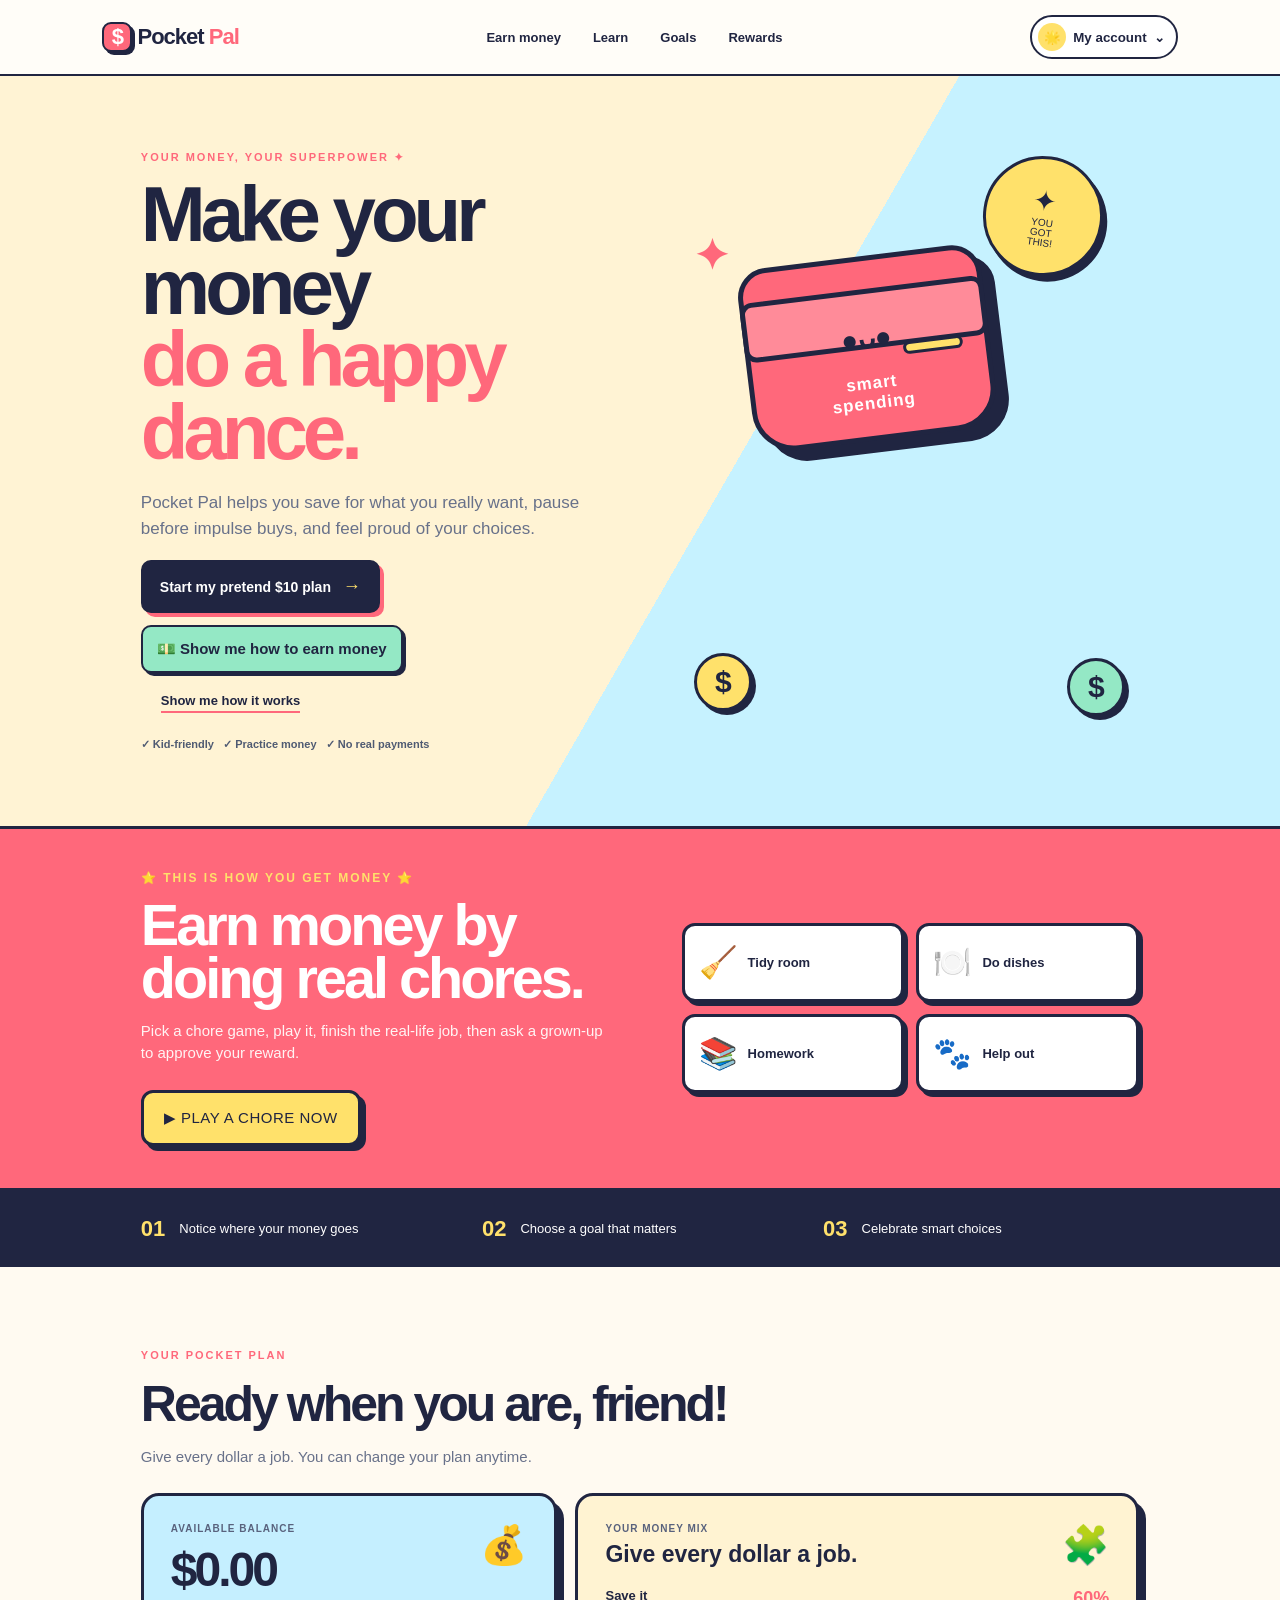
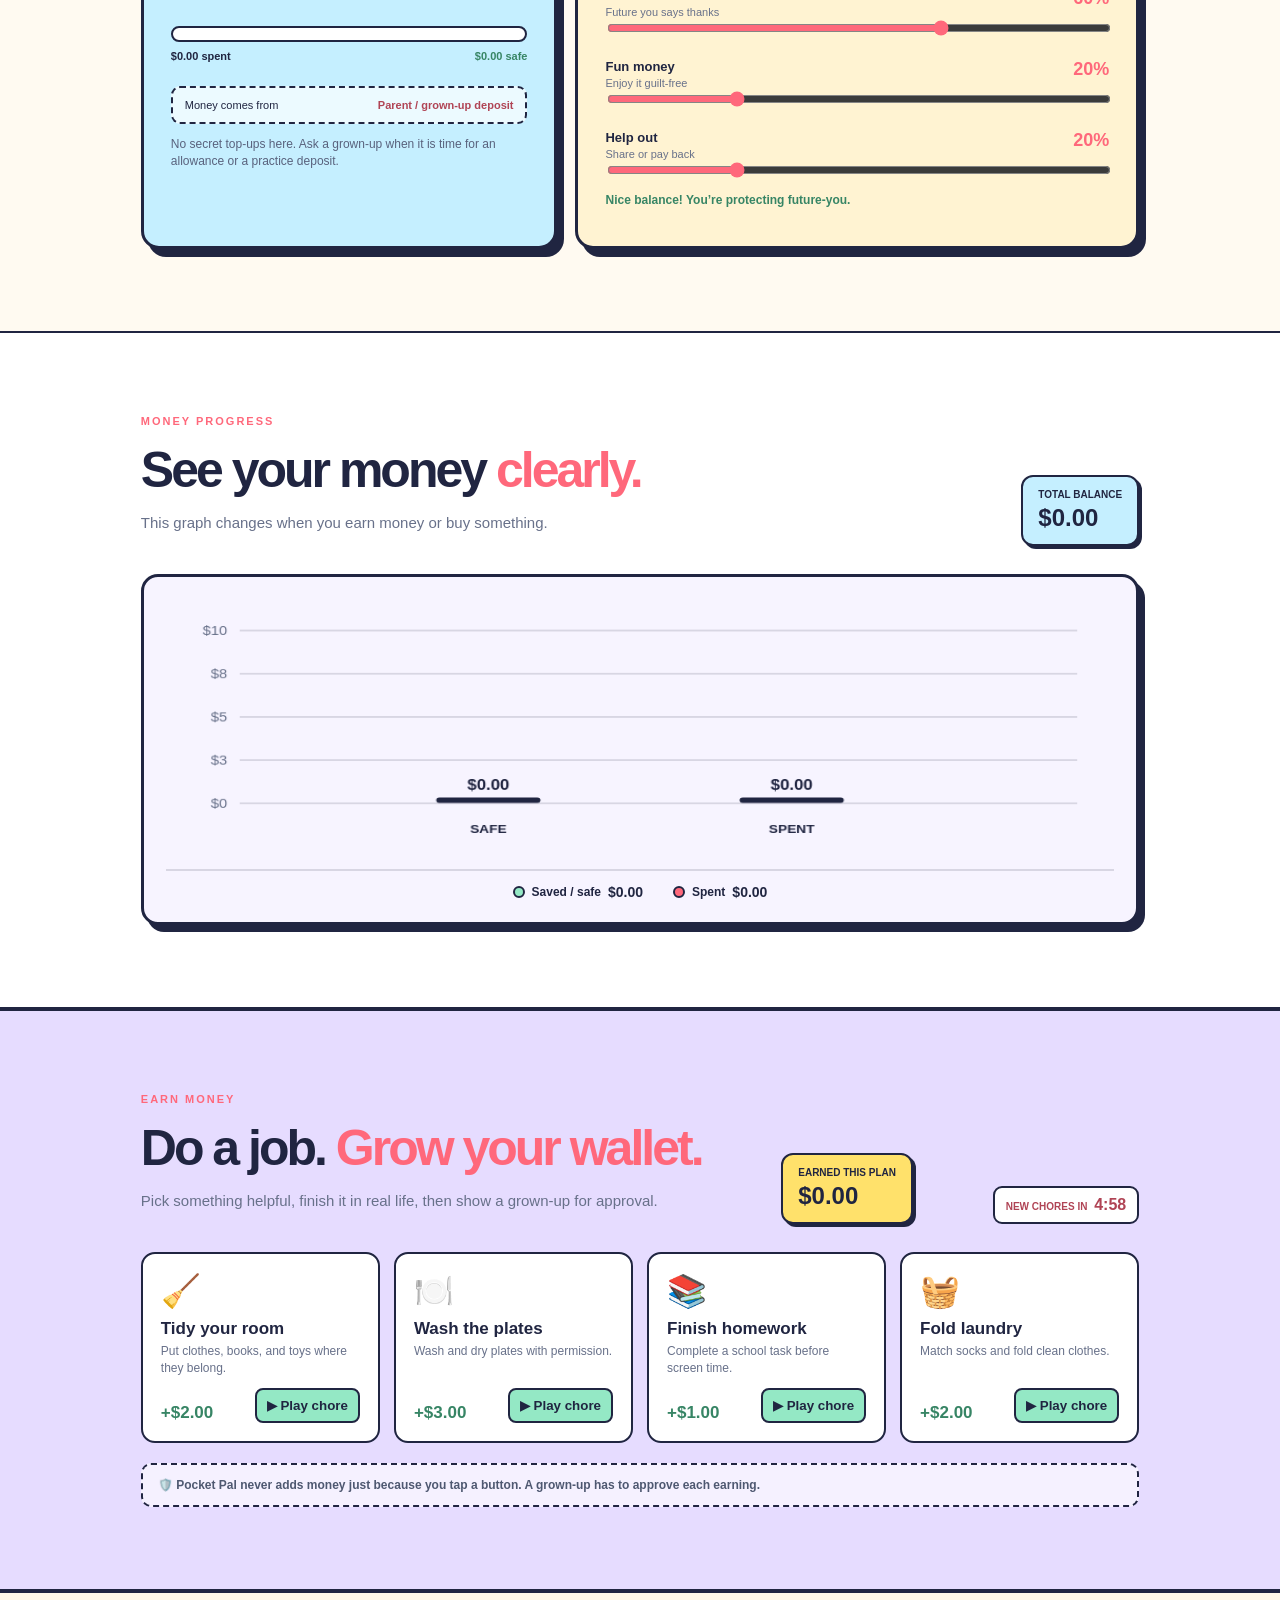
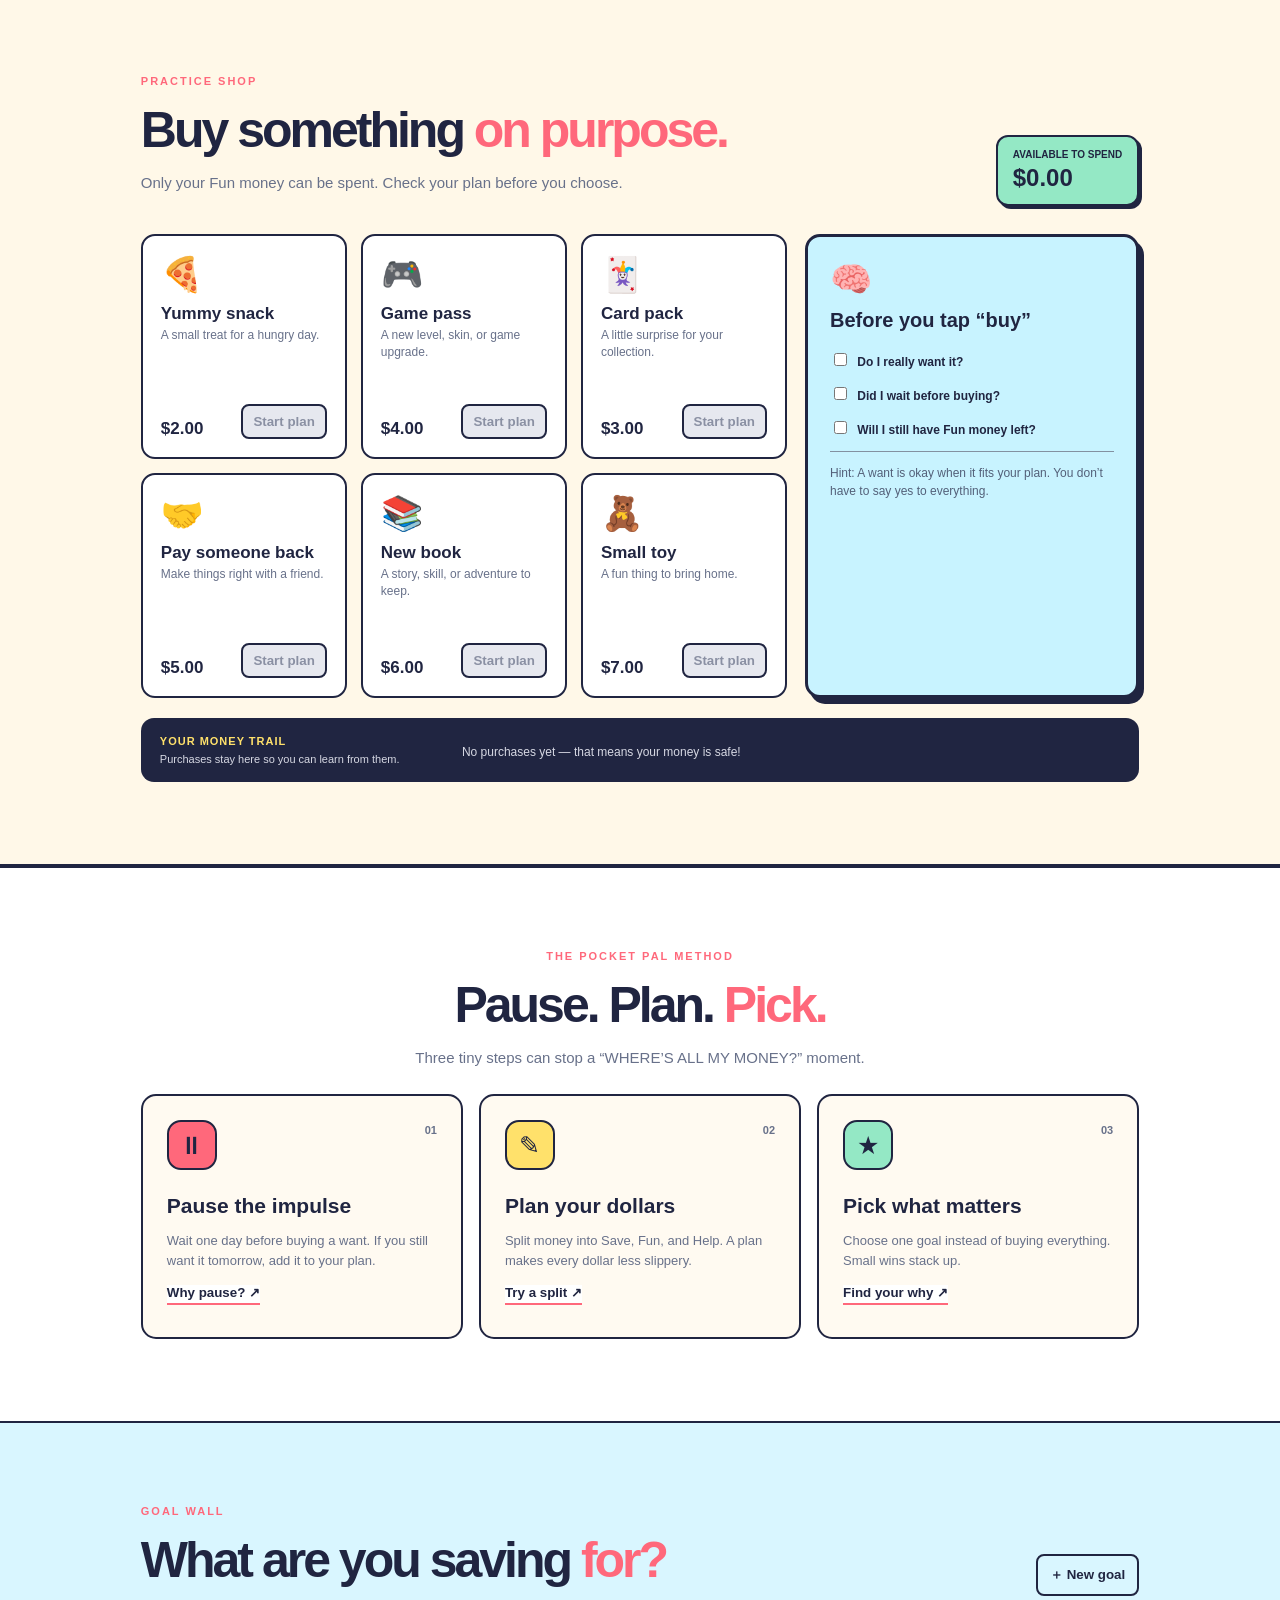
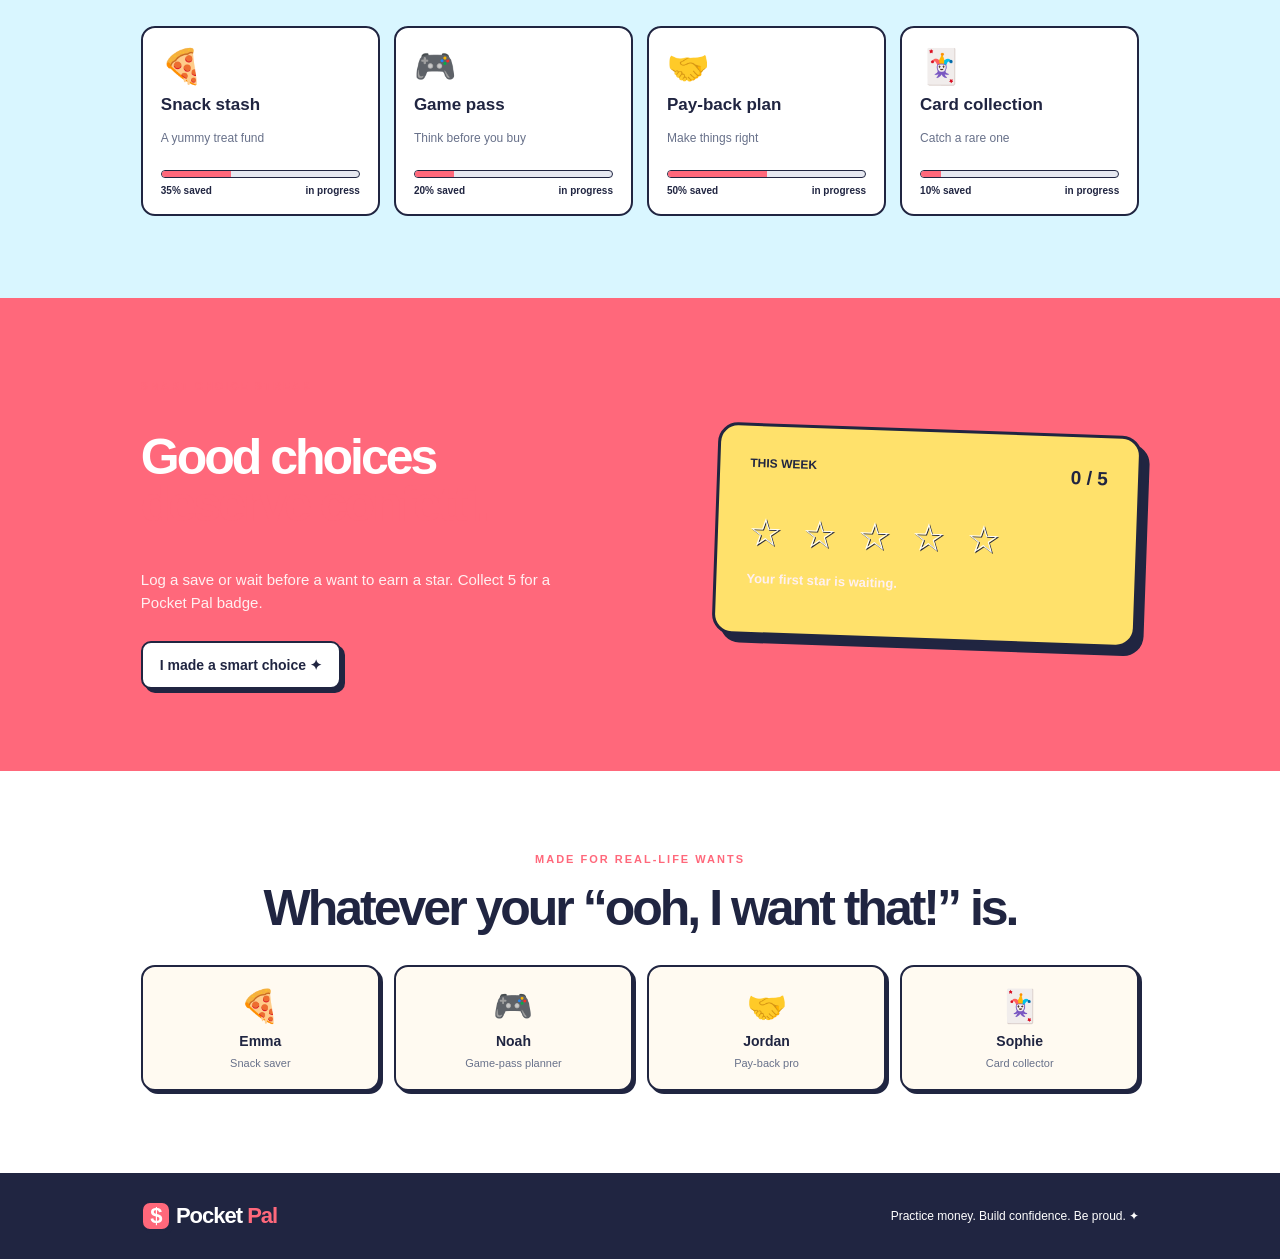
<file: index.html>
<!doctype html><html lang="en"><head><meta charset="UTF-8"><meta name="viewport" content="width=device-width,initial-scale=1"><title>Pocket Pal · Smart money for kids</title><link rel="stylesheet" href="stylesheet.css"></head><body>
<header><a class="brand" href="#home"><b>$</b> Pocket <i>Pal</i></a><nav><a href="#earn">Earn money</a><a href="#learn">Learn</a><a href="#goals">Goals</a><a href="#rewards">Rewards</a></nav><button class="account" id="accountBtn"><span id="avatar">🌟</span><span id="accountName">My account</span>⌄</button></header>
<main>
<section class="hero" id="home"><div><p class="label">YOUR MONEY, YOUR SUPERPOWER ✦</p><h1>Make your money<br><em>do a happy dance.</em></h1><p class="intro">Pocket Pal helps you save for what you really want, pause before impulse buys, and feel proud of your choices.</p><div class="hero-buttons"><button class="primary" id="startBtn">Start my pretend $10 plan <b>→</b></button><a class="earn-hero" href="#earn">💵 Show me how to earn money</a></div><a class="learn-link" href="#learn">Show me how it works</a><div class="trust">✓ Kid-friendly &nbsp; ✓ Practice money &nbsp; ✓ No real payments</div></div><div class="hero-art"><div class="burst">✦<small>YOU<br>GOT<br>THIS!</small></div><div class="wallet"><strong>●ᴗ●</strong><span>smart<br>spending</span><i></i></div><div class="coin coin1">$</div><div class="coin coin2">$</div><b class="spark">✦</b></div></section>
<section class="earn-now"><div class="earn-now-copy"><p class="label">⭐ THIS IS HOW YOU GET MONEY ⭐</p><h2>Earn money by<br><em>doing real chores.</em></h2><p>Pick a chore game, play it, finish the real-life job, then ask a grown-up to approve your reward.</p><button class="mega-button" id="playNow" onclick="playChore('room')">▶ PLAY A CHORE NOW</button></div><div class="chore-preview"><div><span>🧹</span><b>Tidy room</b></div><div><span>🍽️</span><b>Do dishes</b></div><div><span>📚</span><b>Homework</b></div><div><span>🐾</span><b>Help out</b></div></div></section>
<section class="steps"><div><b>01</b> Notice where your money goes</div><div><b>02</b> Choose a goal that matters</div><div><b>03</b> Celebrate smart choices</div></section>
<section class="section" id="plan"><div class="heading"><p class="label">YOUR POCKET PLAN</p><h2>Ready when you are, <span id="hello">friend</span>!</h2><p>Give every dollar a job. You can change your plan anytime.</p></div><div class="plan"><article class="card balance"><div class="cardhead"><div><small>AVAILABLE BALANCE</small><strong id="balance">$0.00</strong></div><span>💰</span></div><div class="bar"><i id="bar"></i></div><div class="meta"><span id="spent">$0.00 spent</span><b id="safe">$0.00 safe</b></div><div class="money-rule"><span>Money comes from</span><b>Parent / grown-up deposit</b></div><p class="card-tip">No secret top-ups here. Ask a grown-up when it is time for an allowance or a practice deposit.</p></article><article class="card mix"><div class="cardhead"><div><small>YOUR MONEY MIX</small><h3>Give every dollar a job.</h3></div><span>🧩</span></div><label><span><b>Save it</b><small>Future you says thanks</small></span><b id="savePct">60%</b></label><input id="saveRange" type="range" min="20" max="80" value="60"><label><span><b>Fun money</b><small>Enjoy it guilt-free</small></span><b id="funPct">20%</b></label><input id="funRange" type="range" min="10" max="50" value="20"><label><span><b>Help out</b><small>Share or pay back</small></span><b id="helpPct">20%</b></label><input id="helpRange" type="range" min="10" max="50" value="20"><p class="good" id="mixMessage">Nice balance! You’re protecting future-you.</p></article></div></section>
<section class="section insights" id="progress"><div class="heading row"><div><p class="label">MONEY PROGRESS</p><h2>See your money <em>clearly.</em></h2><p>This graph changes when you earn money or buy something.</p></div><div class="chart-total">TOTAL BALANCE<strong id="chartTotal">$0.00</strong></div></div><div class="chart-card"><canvas id="moneyChart" width="900" height="300" role="img" aria-label="Graph comparing saved money and spent money"></canvas><div class="chart-legend"><span><i class="saved-dot"></i> Saved / safe <b id="chartSaved">$0.00</b></span><span><i class="spent-dot"></i> Spent <b id="chartSpent">$0.00</b></span></div></div></section>
<section class="section earn" id="earn"><div class="heading row"><div><p class="label">EARN MONEY</p><h2>Do a job. <em>Grow your wallet.</em></h2><p>Pick something helpful, finish it in real life, then show a grown-up for approval.</p></div><div class="earned-badge">EARNED THIS PLAN <strong id="earnedTotal">$0.00</strong></div></div><div class="earn-grid" id="earnGrid"><article class="earn-card"><span class="earn-emoji">🧹</span><h3>Tidy your room</h3><p>Put clothes, books, and toys where they belong.</p><div class="earn-bottom"><span class="price">+$2.00</span><button data-play="room" onclick="playChore('room')">▶ Play chore</button></div></article><article class="earn-card"><span class="earn-emoji">🍽️</span><h3>Wash the plates</h3><p>Wash and dry plates with permission.</p><div class="earn-bottom"><span class="price">+$3.00</span><button data-play="dishes" onclick="playChore('dishes')">▶ Play chore</button></div></article><article class="earn-card"><span class="earn-emoji">📚</span><h3>Finish homework</h3><p>Complete a school task before screen time.</p><div class="earn-bottom"><span class="price">+$1.00</span><button data-play="homework" onclick="playChore('homework')">▶ Play chore</button></div></article><article class="earn-card"><span class="earn-emoji">🧺</span><h3>Fold laundry</h3><p>Match socks and fold clean clothes.</p><div class="earn-bottom"><span class="price">+$2.00</span><button data-play="laundry" onclick="playChore('laundry')">▶ Play chore</button></div></article></div><div class="earn-note">🛡️ Pocket Pal never adds money just because you tap a button. A grown-up has to approve each earning.</div></section>
<section class="section shop" id="shop"><div class="heading row"><div><p class="label">PRACTICE SHOP</p><h2>Buy something <em>on purpose.</em></h2><p>Only your Fun money can be spent. Check your plan before you choose.</p></div><div class="fun-badge">FUN MONEY LEFT <strong id="funLeft">$0.00</strong></div></div><div class="buy-layout"><div class="buy-grid" id="buyGrid"></div><aside class="pause-card"><span class="pause-icon">🧠</span><h3>Before you tap “buy”</h3><label><input type="checkbox"> Do I really want it?</label><label><input type="checkbox"> Did I wait before buying?</label><label><input type="checkbox"> Will I still have Fun money left?</label><p id="hint">Hint: A want is okay when it fits your plan. You don’t have to say yes to everything.</p></aside></div><div class="history"><div><b>YOUR MONEY TRAIL</b><small>Purchases stay here so you can learn from them.</small></div><div id="historyList"><span class="empty">No purchases yet — that means your money is safe!</span></div></div></section>
<section class="section guide" id="learn"><div class="heading center"><p class="label">THE POCKET PAL METHOD</p><h2>Pause. Plan. <em>Pick.</em></h2><p>Three tiny steps can stop a “WHERE’S ALL MY MONEY?” moment.</p></div><div class="guidegrid"><article><span class="icon coral">⏸</span><b class="num">01</b><h3>Pause the impulse</h3><p>Wait one day before buying a want. If you still want it tomorrow, add it to your plan.</p><button class="tip" data-tip="A pause lets your brain decide instead of a flashy game pass deciding for you.">Why pause? ↗</button></article><article><span class="icon yellow">✎</span><b class="num">02</b><h3>Plan your dollars</h3><p>Split money into Save, Fun, and Help. A plan makes every dollar less slippery.</p><button class="tip" data-tip="Try 60% Save, 20% Fun, and 20% Help to start.">Try a split ↗</button></article><article><span class="icon mint">★</span><b class="num">03</b><h3>Pick what matters</h3><p>Choose one goal instead of buying everything. Small wins stack up.</p><button class="tip" data-tip="Your goal could be snacks, a game pass, paying someone back, or Pokémon cards.">Find your why ↗</button></article></div></section>
<section class="section goals" id="goals"><div class="heading row"><div><p class="label">GOAL WALL</p><h2>What are you saving <em>for?</em></h2></div><button class="outline" id="newGoal">＋ New goal</button></div><div class="goalgrid" id="goalGrid"></div></section>
<section class="section rewards" id="rewards"><div><p class="label">SMART CHOICE STREAK</p><h2>Good choices<br><em>deserve confetti.</em></h2><p>Log a save or wait before a want to earn a star. Collect 5 for a Pocket Pal badge.</p><button class="primary light" id="smart">I made a smart choice ✦</button></div><div class="streak"><b>THIS WEEK <strong id="starCount">0 / 5</strong></b><div id="stars">☆ ☆ ☆ ☆ ☆</div><p id="streakMsg">Your first star is waiting.</p></div></section>
<section class="section voices"><div class="heading center"><p class="label">MADE FOR REAL-LIFE WANTS</p><h2>Whatever your “ooh, I want that!” is.</h2></div><div class="voicesgrid"><button data-name="Emma" data-avatar="🍕">🍕<b>Emma</b><small>Snack saver</small></button><button data-name="Noah" data-avatar="🎮">🎮<b>Noah</b><small>Game-pass planner</small></button><button data-name="Jordan" data-avatar="🤝">🤝<b>Jordan</b><small>Pay-back pro</small></button><button data-name="Sophie" data-avatar="🃏">🃏<b>Sophie</b><small>Card collector</small></button></div></section></main><footer><span class="brand"><b>$</b> Pocket <i>Pal</i></span><span>Practice money. Build confidence. Be proud. ✦</span></footer>
<div class="modal" id="accountModal"><div class="modalcard"><button class="close" data-close="accountModal">×</button><div class="modalemoji">👋</div><p class="label">LET’S MAKE IT YOURS</p><h2>What should we call you?</h2><p>Just a pretend account for your practice plan.</p><label class="field">Your name<input id="nameInput" maxlength="18" placeholder="e.g. Alex"></label><div class="pick"><span>Pick your pal</span><button data-avatar="🌟">🌟</button><button data-avatar="🦊">🦊</button><button data-avatar="🐸">🐸</button><button data-avatar="🐼">🐼</button></div><button class="primary full" id="saveAccount">Save my account →</button></div></div>
<div class="modal" id="payModal"><div class="modalcard"><button class="close" data-close="payModal">×</button><div class="modalemoji">🪙</div><p class="label">PRACTICE PAYMENT</p><h2>Put $10 in your pocket.</h2><p>This is pretend money — no card, no bank, no worries. In real life, a grown-up would approve this allowance.</p><div class="fake"><span>POCKET PAL · GROWN-UP APPROVED STARTER CREDIT</span><b>$10.00</b></div><button class="primary full" id="confirmPay">Start with my approved $10 ✦</button></div></div>
<div class="modal" id="buyModal"><div class="modalcard buy-modal"><button class="close" data-close="buyModal">×</button><div class="modalemoji" id="buyEmoji">🛍️</div><p class="label">PURCHASE CHECK</p><h2 id="buyTitle">A new thing</h2><div class="price-line"><span>Price</span><b id="buyPrice">$0.00</b></div><div class="tip-box"><b id="buyTipTitle">Tiny pause</b><p id="buyTip">Check that this comes from Fun money and not your savings.</p></div><div class="buy-actions"><button class="outline" id="waitBuy">Wait on it</button><button class="primary" id="confirmBuy">Buy on purpose</button></div></div></div><div class="toast" id="toast"></div><script src="script.js"></script></body></html>
<div class="modal" id="choreModal"><div class="modalcard chore-modal"><button class="close" data-close="choreModal">×</button><div class="modalemoji" id="choreEmoji">🧹</div><p class="label">CHORE CHALLENGE</p><h2 id="choreTitle">Tidy your room</h2><p id="choreInstructions">Complete the mini-game to finish the chore.</p><div id="choreGame" class="chore-game"></div><p class="game-status" id="choreStatus">Ready? Let’s do this!</p></div></div>
<div class="modal" id="earnModal"><div class="modalcard"><button class="close" data-close="earnModal" onclick="document.getElementById('earnModal').classList.remove('open')">×</button><div class="modalemoji" id="earnEmoji">🧹</div><p class="label">EARN WITH A GROWN-UP</p><h2 id="earnTitle">Helpful job</h2><p id="earnDescription">Finish the job, then hand this screen to a grown-up. They decide whether it is complete.</p><div class="fake earn-receipt"><span>APPROVAL REQUEST</span><b id="earnPrice">+$0.00</b><small>Ask a grown-up to check your work.</small></div><label class="adult-check"><input type="checkbox" id="adultConfirm" onchange="document.getElementById('approveEarn').classList.toggle('ready', this.checked)"> A grown-up checked this job and says it is complete.</label><div class="buy-actions"><button class="outline" data-close="earnModal">Not yet</button><button class="primary ready" id="approveEarn" onclick="approveEarnNow()">Grown-up approved</button></div></div></div><div class="toast" id="toast"></div><script src="script.js?v=5"></script></body></html>
</file>
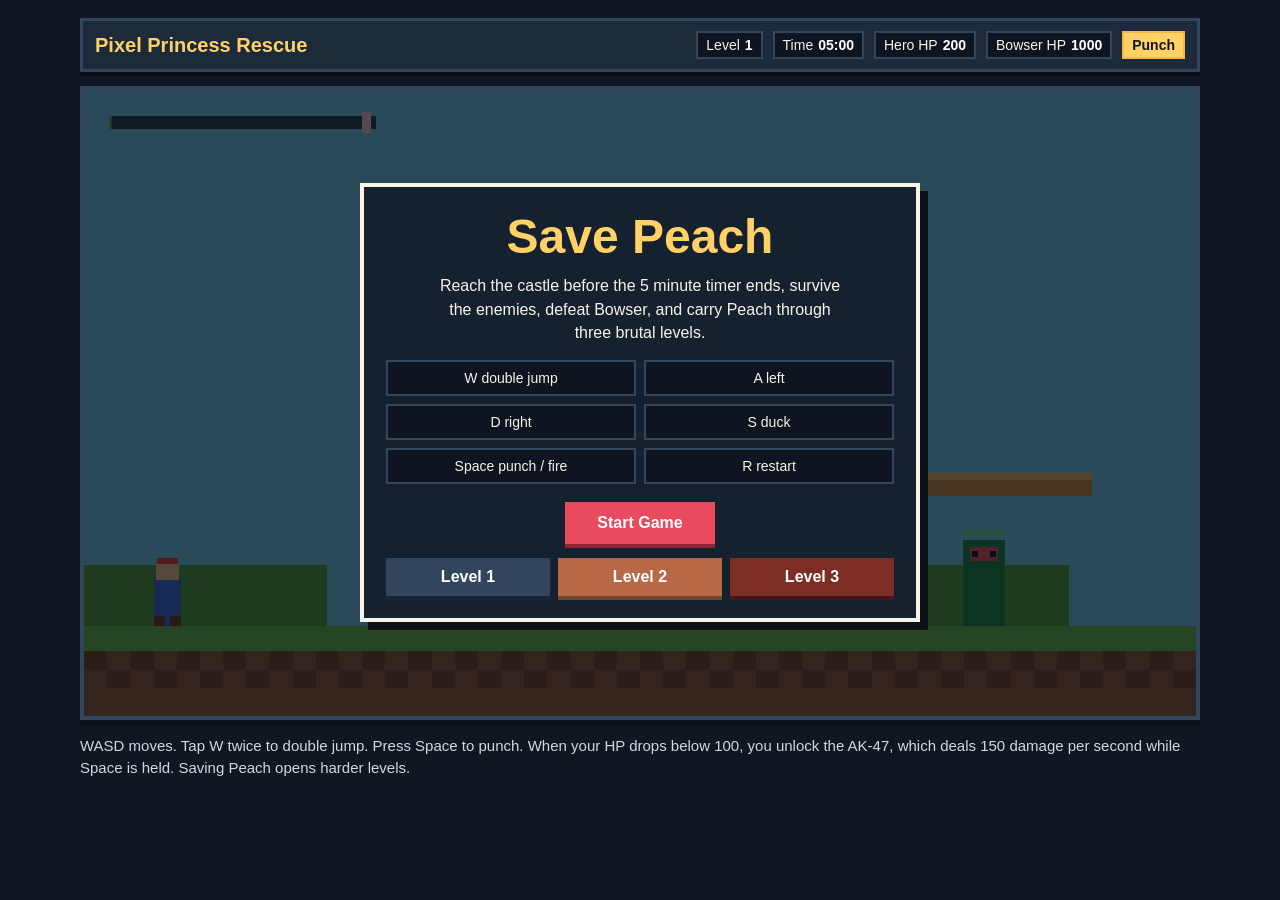
<file: bowser-game/index.html>
<!doctype html>
<html lang="en">
  <head>
    <meta charset="utf-8" />
    <meta name="viewport" content="width=device-width, initial-scale=1" />
    <title>Pixel Princess Rescue</title>
    <link rel="stylesheet" href="styles.css" />
  </head>
  <body>
    <main class="shell">
      <section class="topbar" aria-label="Game status">
        <div class="brand">Pixel Princess Rescue</div>
        <div class="hud">
          <span>Level <strong id="level">1</strong></span>
          <span>Time <strong id="time">05:00</strong></span>
          <span>Hero HP <strong id="playerHp">200</strong></span>
          <span>Bowser HP <strong id="bossHp">1000</strong></span>
          <span id="weaponBadge" class="badge">Punch</span>
        </div>
      </section>

      <section class="stage-wrap">
        <canvas id="game" width="960" height="540" aria-label="2D pixel platform game"></canvas>
        <div id="overlay" class="overlay">
          <div class="panel">
            <h1>Save Peach</h1>
            <p>
              Reach the castle before the 5 minute timer ends, survive the enemies,
              defeat Bowser, and carry Peach through three brutal levels.
            </p>
            <div class="keys">
              <span>W double jump</span>
              <span>A left</span>
              <span>D right</span>
              <span>S duck</span>
              <span>Space punch / fire</span>
              <span>R restart</span>
            </div>
            <button id="startBtn" type="button">Start Game</button>
            <div class="level-select" aria-label="Choose level">
              <button type="button" data-level="1">Level 1</button>
              <button type="button" data-level="2">Level 2</button>
              <button type="button" data-level="3">Level 3</button>
            </div>
          </div>
        </div>
      </section>

      <section class="instructions">
        <p>
          WASD moves. Tap W twice to double jump. Press Space to punch. When your HP drops below 100, you unlock
          the AK-47, which deals 150 damage per second while Space is held. Saving Peach opens harder levels.
        </p>
      </section>
    </main>

    <script src="game.js"></script>
  </body>
</html>
</file>
<file: stylesheet.css>
:root{--ink:#202541;--muted:#68718a;--cream:#fffaf1;--white:#fff;--coral:#ff687b;--yellow:#ffe16b;--mint:#94e8c5;--sky:#c5efff}*{box-sizing:border-box}html{scroll-behavior:smooth}body{margin:0;background:var(--cream);color:var(--ink);font:15px Arial,sans-serif}header{height:76px;padding:0 8%;display:flex;align-items:center;justify-content:space-between;background:#fffdf8;border-bottom:2px solid var(--ink);position:sticky;top:0;z-index:4}.brand{font-size:22px;font-weight:bold;color:var(--ink);text-decoration:none;letter-spacing:-1px}.brand b{display:inline-grid;place-items:center;width:30px;height:30px;background:var(--coral);color:#fff;border:2px solid var(--ink);border-radius:9px;box-shadow:3px 3px var(--ink)}.brand i{color:var(--coral);font-style:normal}nav{display:flex;gap:32px}nav a,.learn-link{font-size:13px;font-weight:bold;color:var(--ink);text-decoration:none}.account{display:flex;align-items:center;gap:7px;padding:6px 11px 6px 6px;background:#fff;border:2px solid var(--ink);border-radius:99px;font-weight:bold;color:var(--ink);cursor:pointer}.account span:first-child{display:grid;place-items:center;width:28px;height:28px;background:var(--yellow);border-radius:50%}.hero{min-height:570px;padding:75px 11%;display:grid;grid-template-columns:1fr .9fr;gap:30px;background:linear-gradient(120deg,#fff3d4 0 56%,#c6f2ff 56%)}.label{font-size:11px;letter-spacing:2px;font-weight:900;color:var(--coral);margin:0 0 14px}.hero h1{font-size:clamp(48px,6.4vw,78px);line-height:.93;letter-spacing:-5px;margin:0 0 22px}.hero em,h2 em{font-style:normal;color:var(--coral)}.intro{max-width:470px;color:var(--muted);font-size:17px;line-height:1.55}.primary{padding:14px 17px;background:var(--ink);color:#fff;border:2px solid var(--ink);border-radius:10px;font-weight:bold;cursor:pointer;box-shadow:4px 4px var(--coral);font-size:14px}.primary b{color:var(--yellow);font-size:18px;margin-left:8px}.learn-link{display:inline-block;margin:20px 0 0 20px;border-bottom:2px solid var(--coral);padding-bottom:3px}.trust{margin-top:25px;color:#4f5a72;font-size:11px;font-weight:bold}.hero-art{position:relative}.burst{position:absolute;right:8%;top:5px;width:120px;height:120px;display:grid;place-content:center;text-align:center;background:var(--yellow);border:3px solid var(--ink);border-radius:50%;box-shadow:5px 5px var(--ink);font-size:28px;transform:rotate(8deg)}.burst small{font-size:10px;line-height:1}.wallet{position:absolute;top:105px;left:14%;width:245px;height:185px;display:grid;place-items:center;background:var(--coral);border:5px solid var(--ink);border-radius:30px 30px 42px 42px;box-shadow:12px 12px var(--ink);transform:rotate(-7deg);color:#fff;font-size:17px;text-align:center}.wallet:before{content:"";position:absolute;inset:28px -5px auto;height:50px;background:#ff8b99;border:5px solid var(--ink);border-radius:12px}.wallet strong{position:relative;z-index:1;color:var(--ink);font-size:28px;margin-top:-20px}.wallet span{position:absolute;bottom:22px;font-weight:bold;letter-spacing:1px}.wallet i{position:absolute;right:22px;top:85px;width:60px;height:13px;border:3px solid var(--ink);border-radius:99px;background:var(--yellow)}.coin{position:absolute;display:grid;place-items:center;width:58px;height:58px;border:3px solid var(--ink);border-radius:50%;background:var(--yellow);font-size:30px;font-weight:bold;box-shadow:4px 4px var(--ink)}.coin1{left:3%;bottom:40px}.coin2{right:3%;bottom:35px;background:var(--mint)}.spark{position:absolute;left:3%;top:80px;color:var(--coral);font-size:42px}.steps{display:grid;grid-template-columns:repeat(3,1fr);gap:25px;padding:25px 11%;background:var(--ink);color:#fff}.steps div{display:flex;align-items:center;gap:14px;font-size:13px}.steps b{font-size:22px;color:var(--yellow)}.section{padding:82px 11%}.heading{margin-bottom:28px}.heading h2{font-size:clamp(34px,4vw,50px);letter-spacing:-3px;margin:0 0 9px}.heading p:last-child{color:var(--muted)}.center{text-align:center}.plan{display:grid;grid-template-columns:.85fr 1.15fr;gap:18px}.card{padding:27px;border:3px solid var(--ink);border-radius:18px;box-shadow:7px 8px var(--ink);background:#fff}.balance{background:var(--sky)}.cardhead{display:flex;justify-content:space-between}.cardhead small{display:block;color:#59627d;font-size:10px;letter-spacing:1px;font-weight:bold}.cardhead strong{display:block;font-size:48px;letter-spacing:-3px;margin-top:8px}.cardhead>span{font-size:38px}.bar{height:16px;background:#fff;border:2px solid var(--ink);border-radius:99px;margin:29px 0 8px;overflow:hidden}.bar i{display:block;height:100%;width:100%;background:var(--mint)}.meta{display:flex;justify-content:space-between;font-size:11px;font-weight:bold}.meta b,.good{color:#378565}.small,.outline,.tip{padding:10px 12px;border:2px solid var(--ink);border-radius:8px;background:#fff;color:var(--ink);font-weight:bold;cursor:pointer}.small{margin-top:23px}.mix{background:#fff3d2}.mix h3{margin:7px 0 0;font-size:23px}.mix label{display:flex;justify-content:space-between;margin-top:20px;font-size:13px}.mix label span{display:flex;flex-direction:column;gap:3px}.mix label small{color:var(--muted);font-size:11px;font-weight:normal}.mix label>b{color:var(--coral);font-size:18px}input[type=range]{width:100%;accent-color:var(--coral)}.good{font-size:12px;font-weight:bold}.guide{background:#fff;border-block:2px solid var(--ink)}.guidegrid{display:grid;grid-template-columns:repeat(3,1fr);gap:16px}.guidegrid article{position:relative;padding:24px;background:var(--cream);border:2px solid var(--ink);border-radius:15px;min-height:245px}.icon{display:grid;place-items:center;width:50px;height:50px;border:2px solid var(--ink);border-radius:14px;font-size:25px;margin-bottom:24px}.coral{background:var(--coral)}.yellow{background:var(--yellow)}.mint{background:var(--mint)}.num{position:absolute;right:24px;top:28px;color:var(--muted);font-size:11px}.guidegrid h3{font-size:21px;margin:0 0 9px}.guidegrid p{color:var(--muted);font-size:13px;line-height:1.5}.tip{border:0;border-bottom:2px solid var(--coral);border-radius:0;padding:0 0 3px}.goals{background:#d9f6ff}.row{display:flex;justify-content:space-between;align-items:end}.outline{background:transparent;margin-bottom:2px}.goalgrid{display:grid;grid-template-columns:repeat(4,1fr);gap:14px}.goalcard{padding:18px;background:#fff;border:2px solid var(--ink);border-radius:14px;min-height:190px;display:flex;flex-direction:column}.goalcard .emoji{font-size:34px}.goalcard h3{margin:9px 0 4px;font-size:17px}.goalcard p{color:var(--muted);font-size:12px}.progress{height:8px;background:#e6e8f0;border:1px solid var(--ink);border-radius:99px;margin-top:auto;overflow:hidden}.progress i{display:block;height:100%;background:var(--coral)}.goalfoot{display:flex;justify-content:space-between;font-size:10px;font-weight:bold;margin-top:7px}.rewards{display:grid;grid-template-columns:1fr .8fr;gap:45px;align-items:center;background:var(--coral);color:#fff}.rewards h2{font-size:50px;line-height:.94;letter-spacing:-3px}.rewards p:not(.label){max-width:410px;line-height:1.5;color:#fff0f1}.light{background:#fff;color:var(--ink);box-shadow:4px 4px var(--ink);margin-top:12px}.streak{background:var(--yellow);color:var(--ink);padding:30px;border:3px solid var(--ink);border-radius:20px;box-shadow:8px 8px var(--ink);transform:rotate(2deg)}.streak>b{display:flex;justify-content:space-between;font-size:12px}.streak strong{font-size:19px}.streak div{font-size:38px;letter-spacing:5px;margin:32px 0 15px;color:#fff;text-shadow:1px 1px var(--ink)}.streak p{font-size:13px;font-weight:bold}.voices{background:#fff}.voicesgrid{display:grid;grid-template-columns:repeat(4,1fr);gap:14px}.voicesgrid button{padding:20px 8px;border:2px solid var(--ink);border-radius:14px;background:var(--cream);box-shadow:3px 3px var(--ink);color:var(--ink);cursor:pointer;font-size:32px}.voicesgrid button:hover{background:var(--yellow);transform:translateY(-3px)}.voicesgrid b,.voicesgrid small{display:block;font-size:14px;margin-top:8px}.voicesgrid small{font-size:11px;color:var(--muted)}footer{padding:28px 11%;display:flex;justify-content:space-between;align-items:center;background:var(--ink);color:#fff;font-size:12px}footer .brand{color:#fff}.modal{position:fixed;inset:0;display:none;place-items:center;padding:18px;background:#18203dcc;z-index:8}.modal.open{display:grid}.modalcard{position:relative;width:min(430px,100%);padding:32px;background:var(--cream);border:3px solid var(--ink);border-radius:20px;box-shadow:8px 8px var(--coral);text-align:center}.close{position:absolute;right:12px;top:10px;border:2px solid var(--ink);border-radius:50%;background:#fff;width:30px;height:30px;font-size:20px;cursor:pointer}.modalemoji{font-size:40px}.modalcard h2{font-size:30px;margin:0 0 7px}.modalcard>p:not(.label){color:var(--muted);line-height:1.5;font-size:13px}.field{display:block;text-align:left;font-weight:bold;font-size:12px;margin:22px 0 15px}.field input{display:block;width:100%;padding:13px;margin-top:7px;border:2px solid var(--ink);border-radius:9px;font-size:16px}.pick{display:flex;align-items:center;gap:7px;margin-bottom:23px;font-size:12px;font-weight:bold}.pick span{margin-right:auto}.pick button{border:2px solid var(--ink);background:#fff;border-radius:50%;width:35px;height:35px;font-size:18px;cursor:pointer}.pick button.selected{background:var(--yellow)}.full{width:100%;margin:0}.fake{padding:18px;text-align:left;background:var(--mint);border:3px solid var(--ink);border-radius:13px;margin:24px 0}.fake span{font-size:10px;font-weight:bold;letter-spacing:1px}.fake b{display:block;font-size:38px;margin-top:12px}.toast{position:fixed;bottom:22px;left:50%;opacity:0;transform:translate(-50%,20px);background:var(--ink);color:#fff;padding:13px 18px;border-radius:99px;font-weight:bold;font-size:13px;transition:.25s;z-index:9}.toast.show{opacity:1;transform:translate(-50%,0)}@media(max-width:800px){nav{display:none}.hero{grid-template-columns:1fr;padding-top:55px}.hero-art{min-height:330px}.plan,.rewards{grid-template-columns:1fr}.guidegrid{grid-template-columns:1fr}.goalgrid{grid-template-columns:repeat(2,1fr)}}@media(max-width:520px){header{padding:0 16px}.account span:nth-child(2){display:none}.hero{padding:55px 20px}.hero h1{font-size:50px}.hero-actions{display:flex;flex-direction:column;align-items:flex-start}.learn-link{margin-left:0}.steps{grid-template-columns:1fr;padding:22px 24px;gap:13px}.section{padding:60px 20px}.row{align-items:flex-start;flex-direction:column;gap:15px}.goalgrid,.voicesgrid{grid-template-columns:1fr 1fr}footer{flex-direction:column;gap:12px}}
.money-rule{display:flex;justify-content:space-between;gap:10px;margin-top:24px;padding:11px 12px;border:2px dashed var(--ink);border-radius:9px;background:#ffffffaa;font-size:11px}.money-rule b{color:#b04455;text-align:right}.card-tip{font-size:12px;line-height:1.45;color:#59627d;margin:12px 0 0}.shop{background:#fff8e8;border-block:2px solid var(--ink)}.fun-badge{padding:12px 15px;background:var(--mint);border:2px solid var(--ink);border-radius:12px;font-size:10px;font-weight:bold;box-shadow:3px 3px var(--ink)}.fun-badge strong{display:block;font-size:24px;margin-top:4px}.buy-layout{display:grid;grid-template-columns:1.45fr .75fr;gap:18px}.buy-grid{display:grid;grid-template-columns:repeat(3,1fr);gap:14px}.buy-card{padding:18px;background:#fff;border:2px solid var(--ink);border-radius:14px;display:flex;flex-direction:column;min-height:225px}.buy-card .buy-emoji{font-size:34px}.buy-card h3{font-size:17px;margin:10px 0 3px}.buy-card p{font-size:12px;color:var(--muted);line-height:1.4;margin:0 0 12px}.buy-card .buy-bottom{display:flex;justify-content:space-between;align-items:end;margin-top:auto;gap:5px}.buy-card .price{font-size:17px;font-weight:900}.buy-card button{padding:8px 10px;border:2px solid var(--ink);border-radius:8px;background:var(--yellow);font-weight:bold;color:var(--ink);cursor:pointer}.buy-card button:disabled{background:#e6e8ef;color:#8a90a3;cursor:not-allowed}.pause-card{padding:22px;background:#c8f3ff;border:3px solid var(--ink);border-radius:15px;box-shadow:5px 6px var(--ink)}.pause-icon{font-size:34px}.pause-card h3{margin:10px 0 18px;font-size:20px}.pause-card label{display:block;margin:13px 0;font-size:12px;font-weight:bold;line-height:1.3}.pause-card input{accent-color:var(--coral);margin-right:7px}.pause-card p{padding-top:13px;border-top:1px solid #8391a1;color:#536079;font-size:12px;line-height:1.45}.history{margin-top:20px;padding:17px 19px;background:var(--ink);color:#fff;border-radius:13px;display:grid;grid-template-columns:.6fr 1.4fr;gap:20px;align-items:center}.history b{display:block;color:var(--yellow);font-size:11px;letter-spacing:1px}.history small{display:block;color:#d6d8e3;font-size:11px;margin-top:6px}.history-item{display:flex;justify-content:space-between;align-items:center;padding:8px 0;border-bottom:1px solid #5e6379;font-size:12px}.history-item:last-child{border-bottom:0}.empty{color:#d6d8e3;font-size:12px}.price-line{display:flex;justify-content:space-between;padding:15px 0;border-block:1px solid #d4d7e0;margin:20px 0 12px;font-size:15px}.price-line b{color:var(--coral);font-size:22px}.tip-box{padding:14px;text-align:left;background:var(--mint);border:2px solid var(--ink);border-radius:10px}.tip-box b{font-size:13px}.tip-box p{font-size:12px;line-height:1.4;margin:6px 0 0}.buy-actions{display:flex;justify-content:flex-end;gap:10px;margin-top:22px}.buy-actions .outline{margin:0}.buy-actions .primary{box-shadow:none;padding:10px 12px;font-size:12px}@media(max-width:800px){.buy-layout{grid-template-columns:1fr}.buy-grid{grid-template-columns:repeat(3,1fr)}}@media(max-width:520px){.buy-grid{grid-template-columns:1fr 1fr}.history{grid-template-columns:1fr;gap:10px}.buy-actions{flex-direction:column-reverse}.buy-actions button{width:100%}}
.earn{background:#e6dcff;border-block:2px solid var(--ink)}.earned-badge{padding:12px 15px;background:var(--yellow);border:2px solid var(--ink);border-radius:12px;font-size:10px;font-weight:bold;box-shadow:3px 3px var(--ink)}.earned-badge strong{display:block;font-size:24px;margin-top:4px}.earn-grid{display:grid;grid-template-columns:repeat(4,1fr);gap:14px}.earn-card{padding:18px;background:#fff;border:2px solid var(--ink);border-radius:14px;display:flex;flex-direction:column;min-height:190px}.earn-card .earn-emoji{font-size:32px}.earn-card h3{font-size:17px;margin:9px 0 4px}.earn-card p{font-size:12px;color:var(--muted);line-height:1.4;margin:0 0 12px}.earn-card .earn-bottom{display:flex;justify-content:space-between;align-items:end;margin-top:auto;gap:5px}.earn-card .price{font-size:17px;font-weight:900;color:#378565}.earn-card button{padding:8px 10px;border:2px solid var(--ink);border-radius:8px;background:var(--mint);font-weight:bold;color:var(--ink);cursor:pointer}.earn-card button.done{background:#e6e8ef;color:#8a90a3;cursor:default}.earn-note{margin-top:20px;padding:13px 15px;border:2px dashed var(--ink);border-radius:10px;background:#ffffff99;font-size:12px;font-weight:bold;color:#4e5871}.earn-receipt small{display:block;margin-top:8px;font-size:11px;color:#536079}.earn-card.pending{background:#fff3cc}@media(max-width:800px){.earn-grid{grid-template-columns:repeat(2,1fr)}}@media(max-width:520px){.earn-grid{grid-template-columns:1fr 1fr}}
.adult-check{display:flex;gap:8px;text-align:left;align-items:flex-start;margin-top:18px;padding:11px;background:#fff3cc;border:2px solid var(--ink);border-radius:9px;font-size:11px;font-weight:bold;line-height:1.35}.adult-check input{accent-color:var(--coral);margin-top:1px}.buy-actions .primary:disabled{opacity:.45;cursor:not-allowed;box-shadow:none}
.hero-buttons{display:flex;align-items:center;gap:12px;flex-wrap:wrap}.earn-hero{display:inline-block;padding:13px 14px;background:var(--mint);border:2px solid var(--ink);border-radius:10px;color:var(--ink);font-weight:bold;text-decoration:none;box-shadow:3px 3px var(--ink)}.earn-hero:hover{transform:translateY(-2px)}
.chore-game{padding:18px;background:#c8f3ff;border:2px solid var(--ink);border-radius:12px}.chore-game h3{margin:0 0 7px;font-size:20px}.chore-game p{margin:0 0 14px;color:#536079;font-size:12px;line-height:1.4}.chore-game button{padding:10px 16px;border:2px solid var(--ink);border-radius:8px;background:var(--yellow);font-weight:bold;cursor:pointer}.tidy-items,.dish-bubbles{padding:22px 10px;background:#fff;border:2px dashed var(--ink);border-radius:10px;font-size:32px;letter-spacing:8px;cursor:pointer;user-select:none}.dish-bubbles{letter-spacing:3px;background:#bcecff}.math{padding:12px;margin:10px 0;font-size:30px;font-weight:900;background:#fff;border:2px solid var(--ink);border-radius:10px}.answers{display:flex;justify-content:center;gap:8px}.help-star{font-size:31px!important;background:var(--yellow)!important;border-radius:50%!important;width:70px;height:70px;margin:10px;transition:transform .2s}.help-score{font-weight:bold;font-size:13px}.game-status{text-align:center;color:#b04455!important;font-weight:bold;margin:14px 0 0!important}
.earn-now{display:grid;grid-template-columns:1.05fr .95fr;gap:35px;align-items:center;padding:42px 11%;background:var(--coral);color:#fff;border-block:3px solid var(--ink)}.earn-now .label{color:var(--yellow);font-size:12px}.earn-now h2{font-size:clamp(34px,4.5vw,58px);line-height:.92;letter-spacing:-3px;margin:0 0 14px}.earn-now h2 em{color:#fff}.earn-now p:not(.label){max-width:470px;color:#fff4f4;line-height:1.5}.mega-button{display:inline-block;margin-top:10px;padding:16px 20px;background:var(--yellow);color:var(--ink);border:3px solid var(--ink);border-radius:12px;box-shadow:5px 5px var(--ink);font-weight:900;text-decoration:none;letter-spacing:.5px}.chore-preview{display:grid;grid-template-columns:1fr 1fr;gap:12px}.chore-preview div{display:flex;align-items:center;gap:10px;padding:18px 14px;background:#fff;color:var(--ink);border:3px solid var(--ink);border-radius:13px;box-shadow:4px 4px var(--ink)}.chore-preview span{font-size:31px}.chore-preview b{font-size:13px}@media(max-width:800px){.earn-now{grid-template-columns:1fr;padding:40px 20px}.chore-preview{max-width:470px}}@media(max-width:520px){.earn-now h2{font-size:43px}.mega-button{width:100%;text-align:center}.chore-preview div{padding:13px 9px}.chore-preview span{font-size:24px}}
.mega-button{font:inherit;cursor:pointer}
.tidy-items,.dish-bubbles{display:flex;justify-content:center;gap:10px;letter-spacing:0;background:#fff;padding:18px 10px}.tidy-item,.dish{width:54px;height:54px;padding:0!important;font-size:28px;line-height:1;border:2px solid var(--ink);border-radius:10px;background:var(--yellow);cursor:pointer}.dish{background:#bcecff}.tidy-item.gone,.dish.gone{opacity:.18;transform:scale(.8);cursor:default}.chore-game b{color:#b04455}
.laundry-items,.trash-items,.pet-items{display:flex;justify-content:center;gap:10px;flex-wrap:wrap;padding:18px 10px;background:#fff;border:2px dashed var(--ink);border-radius:10px}.laundry-item,.trash-item,.pet-item{width:54px;height:54px;padding:0!important;font-size:28px;line-height:1;border:2px solid var(--ink);border-radius:10px;background:var(--yellow);cursor:pointer}.trash-item{background:#c8f3ff}.pet-item{background:var(--mint)}.laundry-item.gone,.trash-item.gone,.pet-item.gone{opacity:.18;transform:scale(.8);cursor:default}
.drag-items{display:flex;flex-wrap:wrap;justify-content:center;gap:10px;padding:16px 8px;background:#fff;border:2px dashed var(--ink);border-radius:10px}.drag-item{width:54px;height:54px;padding:0!important;font-size:28px;line-height:1;border:2px solid var(--ink);border-radius:10px;background:var(--yellow);cursor:grab}.drag-item.dragging{opacity:.45;transform:scale(1.1)}.drag-item.gone{opacity:.18;transform:scale(.8);cursor:default}.drop-zone{margin-top:13px;padding:18px 10px;border:3px dashed var(--coral);border-radius:11px;background:#fff3cc;color:#b04455;font-size:12px;font-weight:900;letter-spacing:.5px}.drop-zone.over{background:var(--mint);border-color:#378565;transform:scale(1.02)}.adult-check input{accent-color:var(--coral)}
.insights{background:#fff;border-block:2px solid var(--ink)}.chart-total{padding:12px 15px;background:var(--sky);border:2px solid var(--ink);border-radius:12px;box-shadow:3px 3px var(--ink);font-size:10px;font-weight:bold}.chart-total strong{display:block;font-size:24px;margin-top:4px}.chart-card{padding:22px;background:#f7f4ff;border:3px solid var(--ink);border-radius:17px;box-shadow:6px 7px var(--ink)}#moneyChart{display:block;width:100%;height:270px}.chart-legend{display:flex;justify-content:center;gap:30px;flex-wrap:wrap;padding-top:13px;border-top:2px solid #d8d6e3;font-size:12px;font-weight:bold}.chart-legend span{display:flex;align-items:center;gap:7px}.chart-legend i{display:inline-block;width:12px;height:12px;border:2px solid var(--ink);border-radius:50%}.saved-dot{background:var(--mint)}.spent-dot{background:var(--coral)}.chart-legend b{font-size:14px}
.earn-status{display:flex;flex-direction:column;align-items:flex-end;gap:8px}.chore-reset{padding:8px 11px;background:#fff;border:2px solid var(--ink);border-radius:9px;font-size:10px;font-weight:900;color:#b04455}.chore-reset strong{font-size:16px;margin-left:4px}@media(max-width:520px){.earn-status{align-items:flex-start}}
</file>
<file: bowser-game/styles.css>
:root {
  color-scheme: dark;
  --ink: #f7f4e8;
  --sky: #74c7e8;
  --grass: #63b946;
  --soil: #8b5938;
  --panel: #16212f;
  --gold: #ffd166;
  --danger: #e84a5f;
}

* {
  box-sizing: border-box;
}

body {
  margin: 0;
  min-height: 100vh;
  background: #101622;
  color: var(--ink);
  font-family: "Trebuchet MS", Verdana, sans-serif;
}

.shell {
  width: min(1120px, calc(100vw - 24px));
  margin: 0 auto;
  padding: 18px 0;
}

.topbar {
  display: flex;
  align-items: center;
  justify-content: space-between;
  gap: 16px;
  padding: 10px 12px;
  background: #1d2a39;
  border: 3px solid #31465c;
  box-shadow: 0 4px 0 #0b1018;
}

.brand {
  color: var(--gold);
  font-size: 20px;
  font-weight: 800;
  letter-spacing: 0;
}

.hud {
  display: flex;
  flex-wrap: wrap;
  justify-content: flex-end;
  gap: 10px;
  font-size: 14px;
}

.hud span {
  display: inline-flex;
  align-items: center;
  min-height: 28px;
  padding: 4px 8px;
  background: #0e1520;
  border: 2px solid #31465c;
}

.hud strong {
  margin-left: 5px;
  color: #ffffff;
}

.badge {
  color: #101622;
  background: var(--gold) !important;
  border-color: #f6b83f !important;
  font-weight: 800;
}

.stage-wrap {
  position: relative;
  margin-top: 14px;
  border: 4px solid #31465c;
  background: var(--sky);
  box-shadow: 0 6px 0 #0b1018;
}

canvas {
  display: block;
  width: 100%;
  aspect-ratio: 16 / 9;
  image-rendering: pixelated;
  background: var(--sky);
}

.overlay {
  position: absolute;
  inset: 0;
  display: grid;
  place-items: center;
  padding: 20px;
  background: rgba(7, 10, 16, 0.66);
}

.overlay.hidden {
  display: none;
}

.panel {
  width: min(560px, 100%);
  padding: 22px;
  background: var(--panel);
  border: 4px solid #f7f4e8;
  box-shadow: 8px 8px 0 #0b1018;
  text-align: center;
}

.panel h1 {
  margin: 0 0 10px;
  color: var(--gold);
  font-size: clamp(28px, 5vw, 48px);
  letter-spacing: 0;
}

.panel p {
  margin: 0 auto 16px;
  max-width: 46ch;
  line-height: 1.45;
}

.keys {
  display: grid;
  grid-template-columns: repeat(2, minmax(0, 1fr));
  gap: 8px;
  margin-bottom: 18px;
  font-size: 14px;
}

.keys span {
  padding: 8px;
  background: #0e1520;
  border: 2px solid #31465c;
}

button {
  min-width: 150px;
  min-height: 42px;
  border: 0;
  background: var(--danger);
  color: #ffffff;
  font: inherit;
  font-weight: 800;
  cursor: pointer;
  box-shadow: 0 4px 0 #8d2534;
}

button:hover {
  filter: brightness(1.08);
}

button:active {
  transform: translateY(3px);
  box-shadow: 0 1px 0 #8d2534;
}

.level-select {
  display: grid;
  grid-template-columns: repeat(3, minmax(0, 1fr));
  gap: 8px;
  margin-top: 14px;
}

.level-select button {
  min-width: 0;
  min-height: 38px;
  background: #31465c;
  box-shadow: 0 4px 0 #182534;
}

.level-select button:nth-child(2) {
  background: #b76845;
  box-shadow: 0 4px 0 #70452e;
}

.level-select button:nth-child(3) {
  background: #7b2d26;
  box-shadow: 0 4px 0 #431817;
}

.instructions {
  margin-top: 12px;
  color: #cfd8e3;
  font-size: 15px;
  line-height: 1.5;
}

@media (max-width: 760px) {
  .topbar {
    align-items: flex-start;
    flex-direction: column;
  }

  .hud {
    justify-content: flex-start;
  }

  .keys {
    grid-template-columns: 1fr;
  }

  .level-select {
    grid-template-columns: 1fr;
  }
}
</file>
